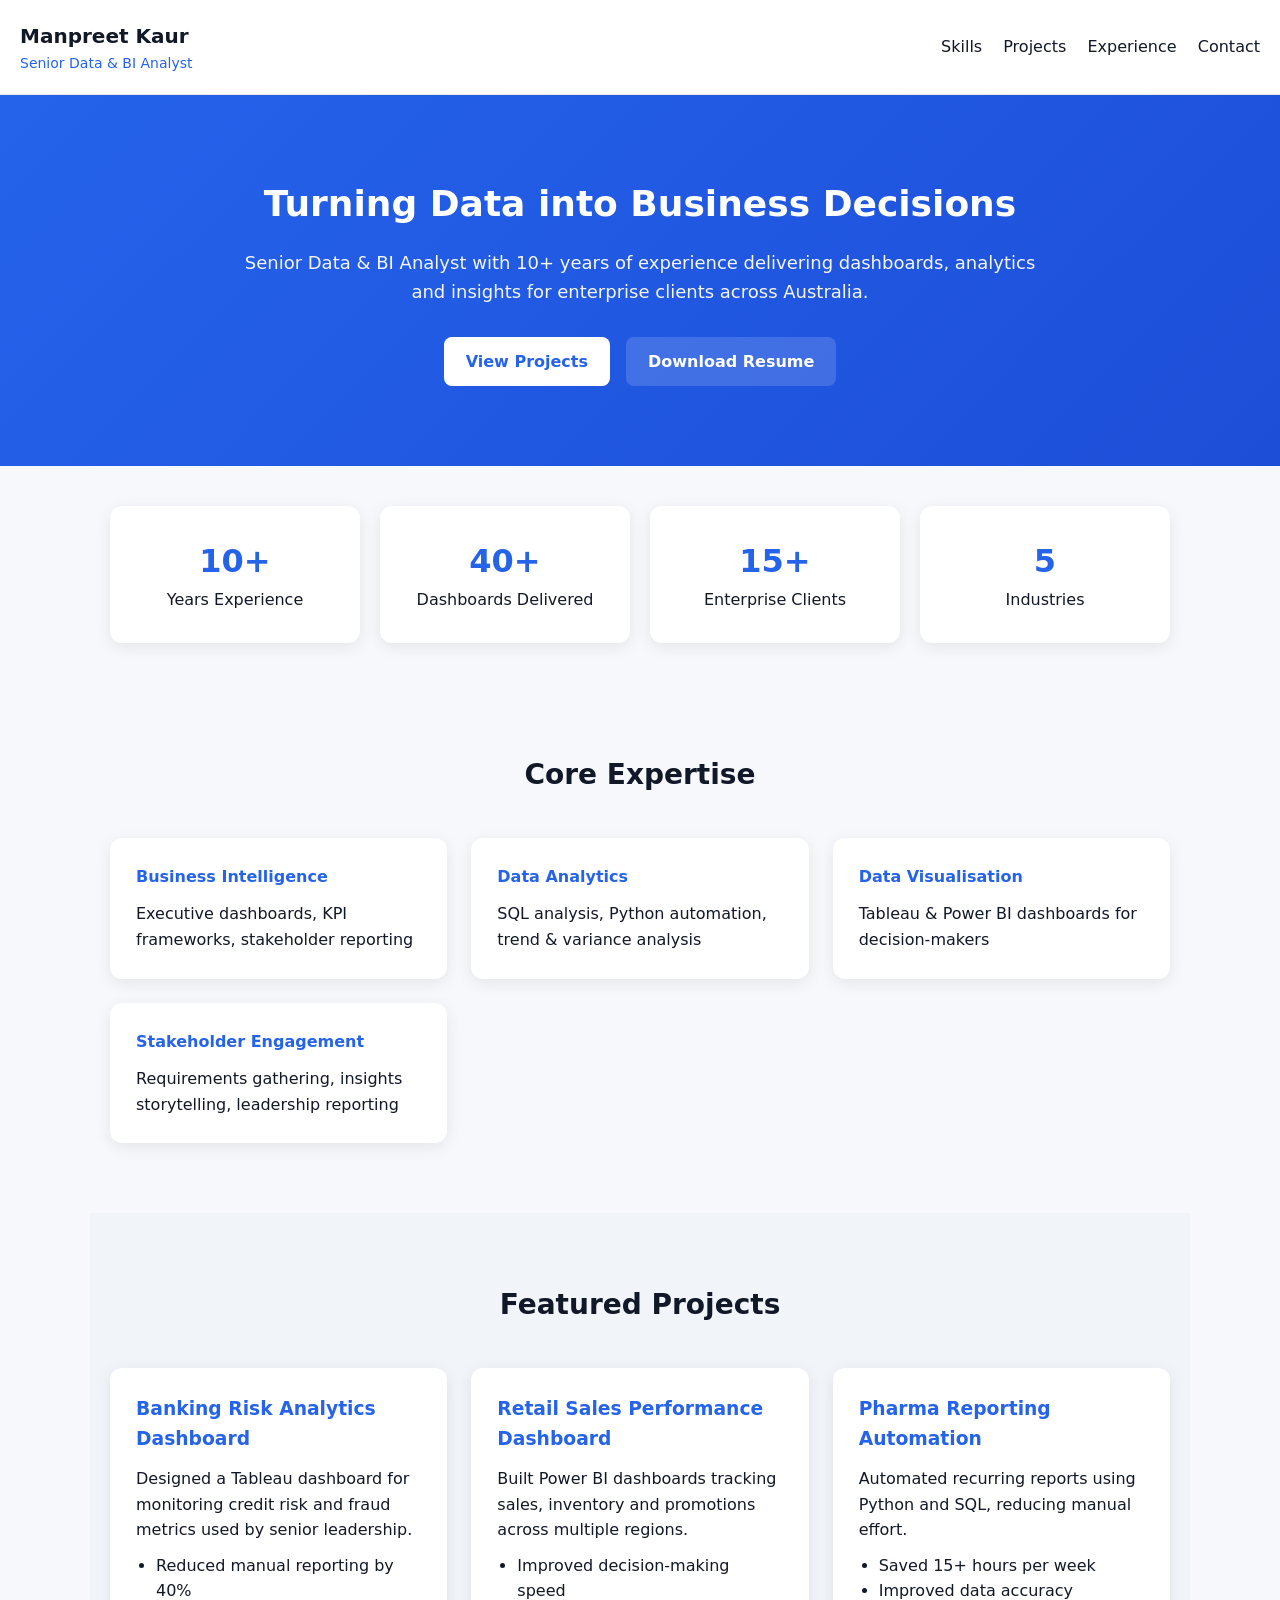
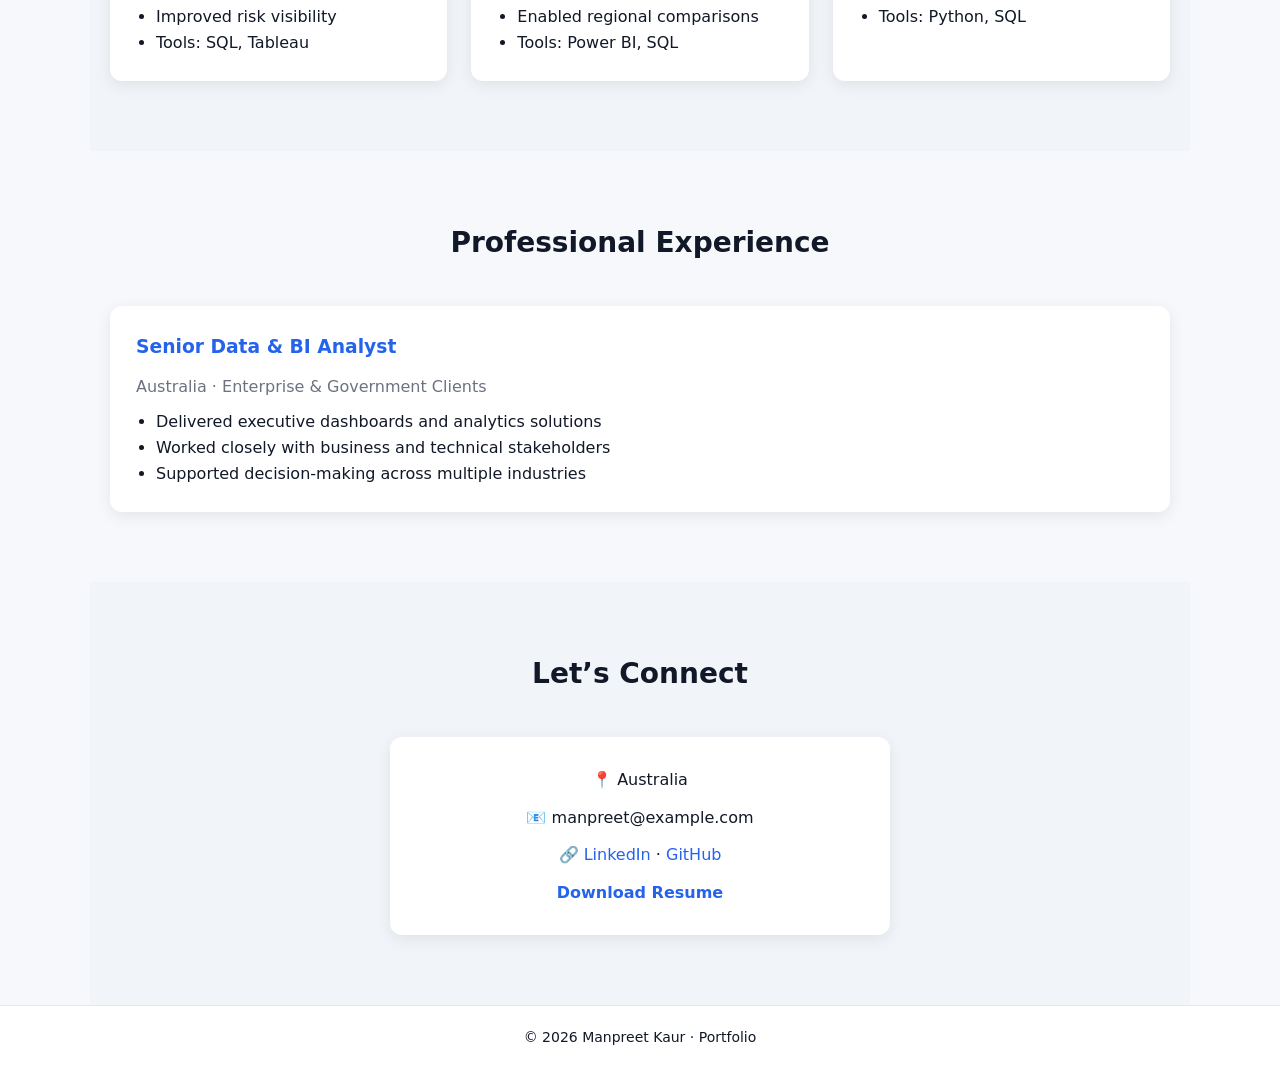
<file: index.html>
<!DOCTYPE html>
<html lang="en">
<head>
  <meta charset="UTF-8" />
  <title>Manpreet Kaur | Senior Data & BI Analyst</title>
  <meta name="viewport" content="width=device-width, initial-scale=1.0" />

  <!-- SEO -->
  <meta name="description" content="Senior Data & BI Analyst with 10+ years experience delivering business insights using Tableau, Power BI and SQL across Australia." />

  <!-- CSS -->
  <link rel="stylesheet" href="style.css" />
</head>

<body>

<!-- ================= HEADER ================= -->
<header class="top-nav">
  <div class="brand">
    <h1>Manpreet Kaur</h1>
    <p>Senior Data & BI Analyst</p>
  </div>

  <nav class="nav-links">
    <a href="#skills">Skills</a>
    <a href="#projects">Projects</a>
    <a href="#experience">Experience</a>
    <a href="#contact">Contact</a>
  </nav>
</header>

<!-- ================= HERO ================= -->
<section class="hero">
  <h2>Turning Data into Business Decisions</h2>
  <p>
    Senior Data & BI Analyst with 10+ years of experience delivering
    dashboards, analytics and insights for enterprise clients across Australia.
  </p>

  <div class="hero-actions">
    <a href="#projects" class="btn-primary">View Projects</a>
    <a href="Manpreet_Kaur_Analyst_Resume.pdf" target="_blank" class="btn-secondary">
      Download Resume
    </a>
  </div>
</section>

<!-- ================= STATS ================= -->
<section class="stats">
  <div class="stat-card">
    <h3>10+</h3>
    <p>Years Experience</p>
  </div>
  <div class="stat-card">
    <h3>40+</h3>
    <p>Dashboards Delivered</p>
  </div>
  <div class="stat-card">
    <h3>15+</h3>
    <p>Enterprise Clients</p>
  </div>
  <div class="stat-card">
    <h3>5</h3>
    <p>Industries</p>
  </div>
</section>

<!-- ================= SKILLS ================= -->
<section id="skills" class="section">
  <h2>Core Expertise</h2>

  <div class="card-grid">
    <div class="card">
      <h4>Business Intelligence</h4>
      <p>Executive dashboards, KPI frameworks, stakeholder reporting</p>
    </div>

    <div class="card">
      <h4>Data Analytics</h4>
      <p>SQL analysis, Python automation, trend & variance analysis</p>
    </div>

    <div class="card">
      <h4>Data Visualisation</h4>
      <p>Tableau & Power BI dashboards for decision-makers</p>
    </div>

    <div class="card">
      <h4>Stakeholder Engagement</h4>
      <p>Requirements gathering, insights storytelling, leadership reporting</p>
    </div>
  </div>
</section>

<!-- ================= PROJECTS ================= -->
<section id="projects" class="section light">
  <h2>Featured Projects</h2>

  <div class="card-grid">
    <div class="card">
      <h3>Banking Risk Analytics Dashboard</h3>
      <p>
        Designed a Tableau dashboard for monitoring credit risk and fraud metrics
        used by senior leadership.
      </p>
      <ul>
        <li>Reduced manual reporting by 40%</li>
        <li>Improved risk visibility</li>
        <li>Tools: SQL, Tableau</li>
      </ul>
    </div>

    <div class="card">
      <h3>Retail Sales Performance Dashboard</h3>
      <p>
        Built Power BI dashboards tracking sales, inventory and promotions
        across multiple regions.
      </p>
      <ul>
        <li>Improved decision-making speed</li>
        <li>Enabled regional comparisons</li>
        <li>Tools: Power BI, SQL</li>
      </ul>
    </div>

    <div class="card">
      <h3>Pharma Reporting Automation</h3>
      <p>
        Automated recurring reports using Python and SQL, reducing manual effort.
      </p>
      <ul>
        <li>Saved 15+ hours per week</li>
        <li>Improved data accuracy</li>
        <li>Tools: Python, SQL</li>
      </ul>
    </div>
  </div>
</section>

<!-- ================= EXPERIENCE ================= -->
<section id="experience" class="section">
  <h2>Professional Experience</h2>

  <div class="card">
    <h3>Senior Data & BI Analyst</h3>
    <p class="muted">Australia · Enterprise & Government Clients</p>
    <ul>
      <li>Delivered executive dashboards and analytics solutions</li>
      <li>Worked closely with business and technical stakeholders</li>
      <li>Supported decision-making across multiple industries</li>
    </ul>
  </div>
</section>

<!-- ================= CONTACT ================= -->
<section id="contact" class="section light">
  <h2>Let’s Connect</h2>

  <div class="contact-card">
    <p>📍 Australia</p>
    <p>📧 manpreet@example.com</p>
    <p>
      🔗
      <a href="https://www.linkedin.com/" target="_blank">LinkedIn</a> ·
      <a href="https://github.com/manpreetkauranalytics" target="_blank">GitHub</a>
    </p>

    <a href="Manpreet_Kaur_Analyst_Resume.pdf" target="_blank" class="btn-primary">
      Download Resume
    </a>
  </div>
</section>

<footer class="footer">
  © 2026 Manpreet Kaur · Portfolio
</footer>

</body>
</html>
</file>
<file: style.css>
/* ================= RESET ================= */
* {
  box-sizing: border-box;
  margin: 0;
  padding: 0;
}

body {
  font-family: "Segoe UI", system-ui, sans-serif;
  background: #f6f8fc;
  color: #111827;
  line-height: 1.6;
}

/* ================= HEADER ================= */
.top-nav {
  background: #fff;
  border-bottom: 1px solid #e5e7eb;
  padding: 20px;
  display: flex;
  justify-content: space-between;
  align-items: center;
  flex-wrap: wrap;
}

.brand h1 {
  font-size: 20px;
  font-weight: 700;
}

.brand p {
  font-size: 14px;
  color: #2563eb;
}

.nav-links a {
  margin-left: 16px;
  text-decoration: none;
  color: #111827;
  font-weight: 500;
}

.nav-links a:hover {
  color: #2563eb;
}

/* ================= HERO ================= */
.hero {
  text-align: center;
  padding: 80px 20px;
  background: linear-gradient(135deg, #2563eb, #1d4ed8);
  color: white;
}

.hero h2 {
  font-size: 36px;
  margin-bottom: 16px;
}

.hero p {
  max-width: 800px;
  margin: 0 auto 30px;
  font-size: 18px;
  opacity: 0.95;
}

.hero-actions {
  display: flex;
  justify-content: center;
  gap: 16px;
}

/* ================= BUTTONS ================= */
.btn-primary,
.btn-secondary {
  padding: 12px 22px;
  border-radius: 8px;
  text-decoration: none;
  font-weight: 600;
}

.btn-primary {
  background: white;
  color: #2563eb;
}

.btn-secondary {
  background: rgba(255,255,255,0.15);
  color: white;
}

/* ================= STATS ================= */
.stats {
  display: grid;
  grid-template-columns: repeat(auto-fit, minmax(180px, 1fr));
  gap: 20px;
  padding: 40px 20px;
  max-width: 1100px;
  margin: auto;
}

.stat-card {
  background: white;
  padding: 30px;
  border-radius: 12px;
  text-align: center;
  box-shadow: 0 4px 16px rgba(0,0,0,0.08);
}

.stat-card h3 {
  font-size: 32px;
  color: #2563eb;
}

/* ================= SECTIONS ================= */
.section {
  padding: 70px 20px;
  max-width: 1100px;
  margin: auto;
}

.section.light {
  background: #f1f5f9;
}

.section h2 {
  text-align: center;
  margin-bottom: 40px;
  font-size: 28px;
}

/* ================= CARDS ================= */
.card-grid {
  display: grid;
  grid-template-columns: repeat(auto-fit, minmax(280px, 1fr));
  gap: 24px;
}

.card {
  background: white;
  padding: 26px;
  border-radius: 12px;
  box-shadow: 0 4px 16px rgba(0,0,0,0.08);
}

.card h3,
.card h4 {
  margin-bottom: 12px;
  color: #2563eb;
}

.card ul {
  margin-top: 10px;
  padding-left: 20px;
}

/* ================= EXPERIENCE ================= */
.muted {
  color: #6b7280;
  margin-bottom: 10px;
}

/* ================= CONTACT ================= */
.contact-card {
  background: white;
  max-width: 500px;
  margin: auto;
  padding: 30px;
  border-radius: 12px;
  text-align: center;
  box-shadow: 0 4px 16px rgba(0,0,0,0.08);
}

.contact-card p {
  margin-bottom: 12px;
}

.contact-card a {
  color: #2563eb;
  text-decoration: none;
}

/* ================= FOOTER ================= */
.footer {
  text-align: center;
  padding: 20px;
  background: #fff;
  border-top: 1px solid #e5e7eb;
  font-size: 14px;
}

/* ================= MOBILE ================= */
@media (max-width: 768px) {
  .hero h2 {
    font-size: 28px;
  }

  .hero-actions {
    flex-direction: column;
  }

  .nav-links {
    margin-top: 10px;
  }
}
</file>
